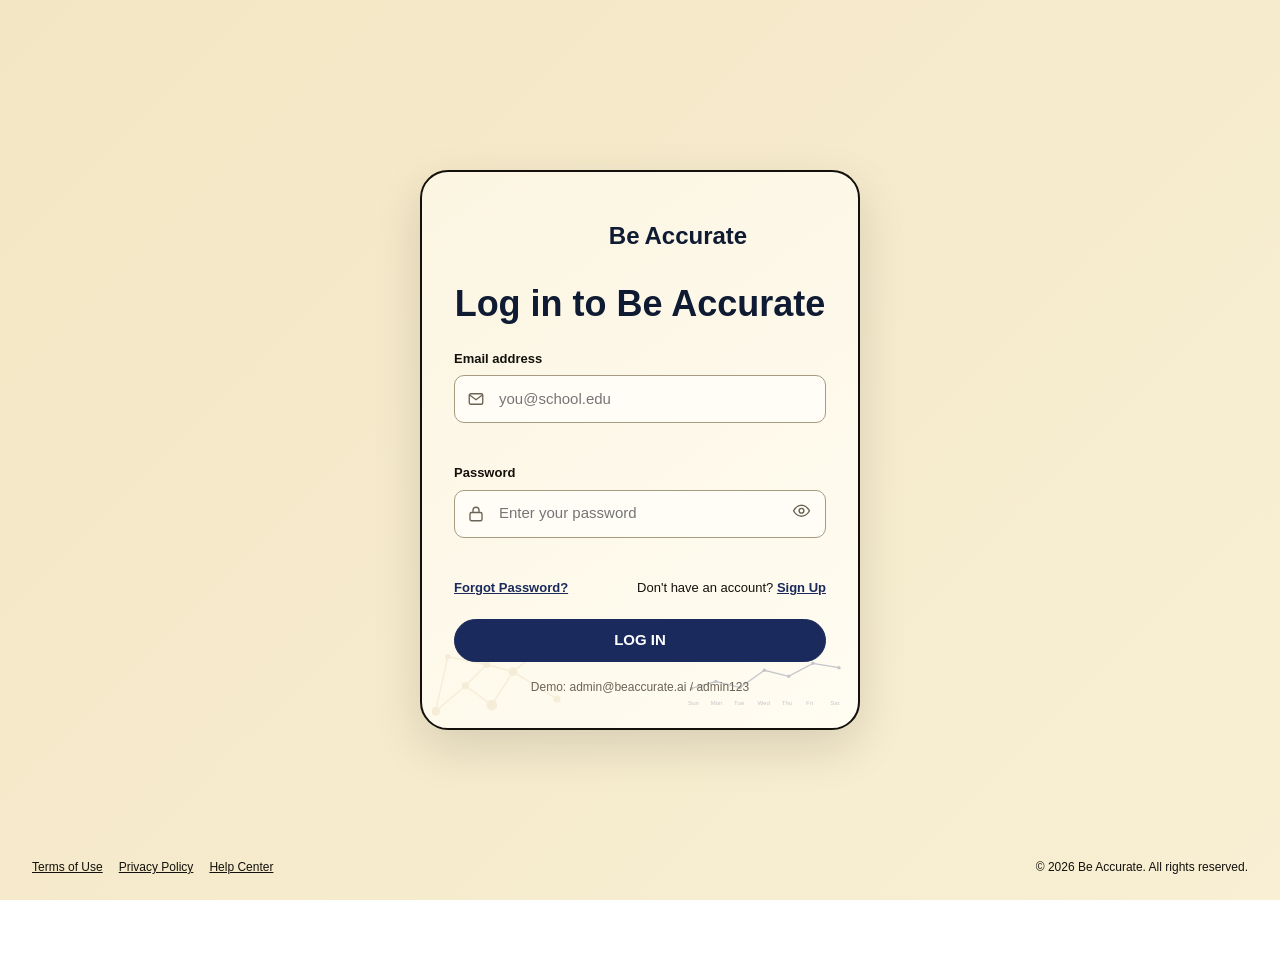
<file: frontend/index.html>
<!doctype html>
<html lang="en"><head><meta charset="utf-8"><meta http-equiv="refresh" content="0; url=pages/login.html"><meta name="viewport" content="width=device-width, initial-scale=1"><title>Be Accurate</title><link rel="icon" href="assets/images/favicon.png" type="image/png"></head><body><p>Opening <a href="pages/login.html">Be Accurate</a>...</p></body></html>
</file>
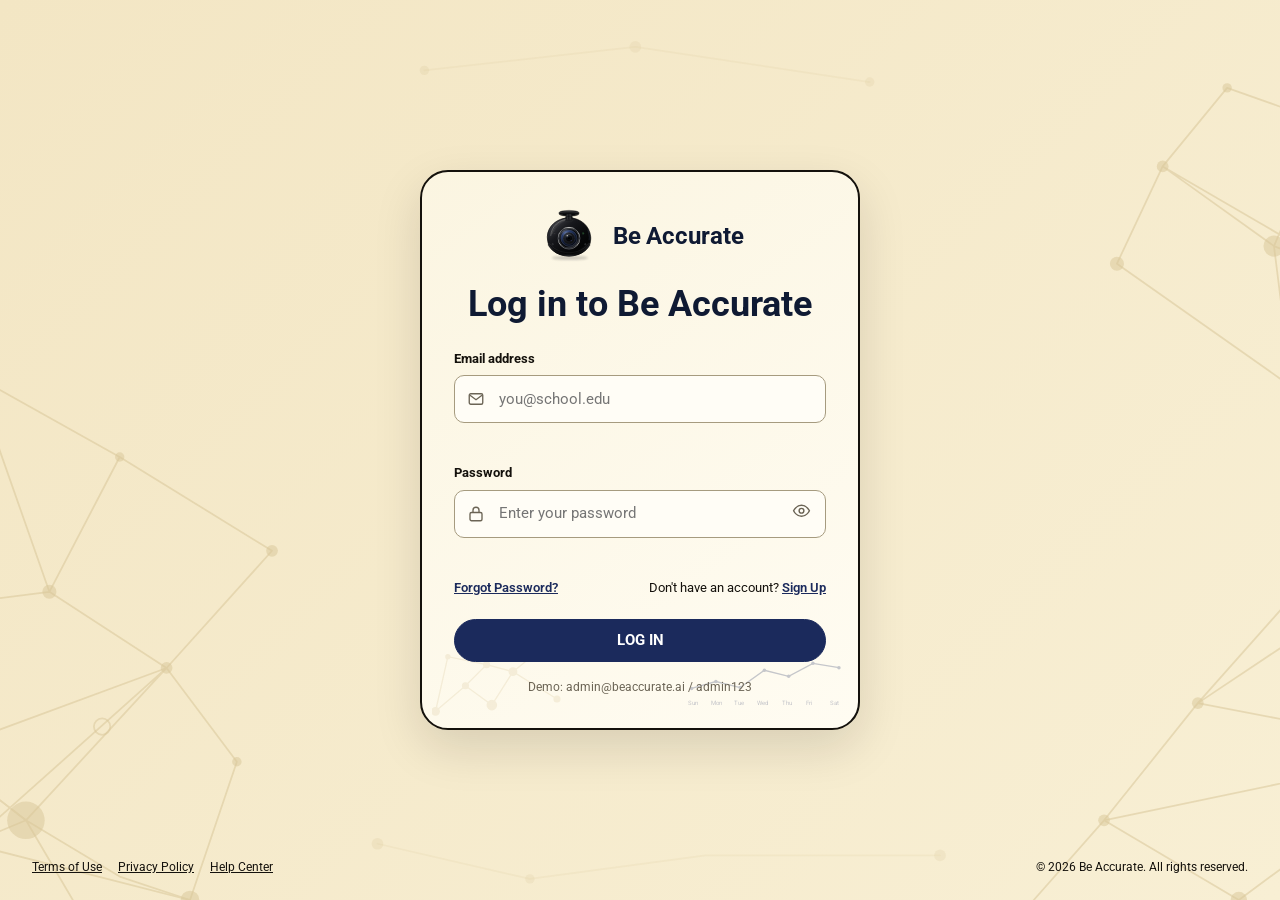
<file: frontend/pages/ai-attendance.html>
<!doctype html><html lang="en"><head><meta charset="utf-8"><meta name="viewport" content="width=device-width, initial-scale=1"><title>AI Attendance | Be Accurate</title><link rel="icon" href="../assets/images/favicon.png" type="image/png"><link rel="stylesheet" href="../css/main.css"><link rel="stylesheet" href="../css/responsive.css"><link rel="stylesheet" href="../css/pages/ai-attendance.css"><script src="../js/main.js" defer></script><script src="../js/components/sidebar.js" defer></script><script src="../js/components/navbar.js" defer></script><script src="../js/components/dropdown.js" defer></script><script src="../js/components/notifications.js" defer></script><script src="../js/components/sidebar-toggle.js" defer></script><script src="../js/pages/ai-attendance.js" defer></script></head><body data-page="ai-attendance"><div id="app-root"></div><div id="toast-region" class="toast-region" aria-live="polite"></div></body></html>
</file>
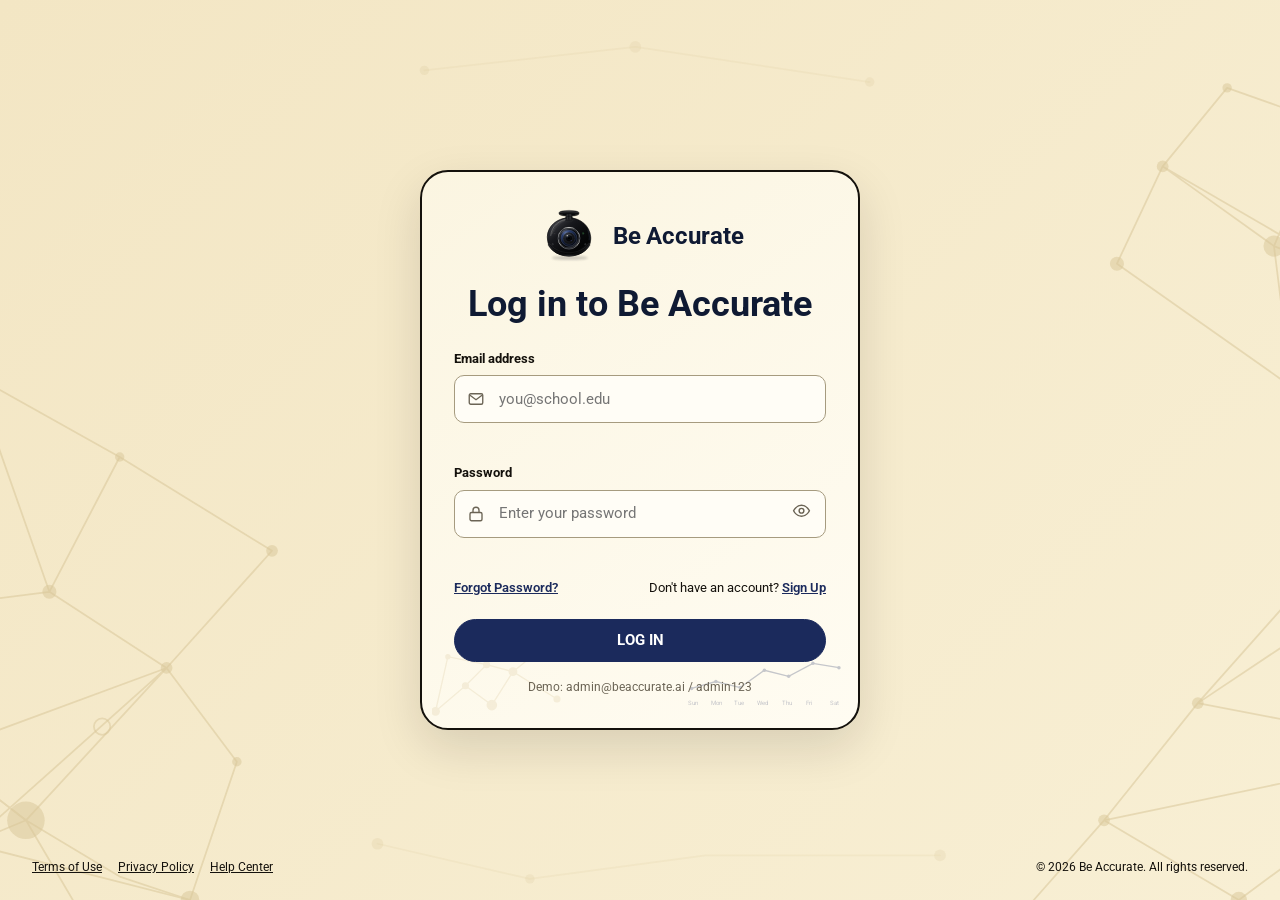
<file: frontend/pages/attendance-history.html>
<!doctype html><html lang="en"><head><meta charset="utf-8"><meta name="viewport" content="width=device-width, initial-scale=1"><title>Attendance history | Be Accurate</title><link rel="icon" href="../assets/images/favicon.png" type="image/png"><link rel="stylesheet" href="../css/main.css"><link rel="stylesheet" href="../css/responsive.css"><link rel="stylesheet" href="../css/pages/attendance-history.css"><script src="../js/main.js" defer></script><script src="../js/components/sidebar.js" defer></script><script src="../js/components/navbar.js" defer></script><script src="../js/components/dropdown.js" defer></script><script src="../js/components/notifications.js" defer></script><script src="../js/components/sidebar-toggle.js" defer></script><script src="../js/pages/attendance-history.js" defer></script></head><body data-page="attendance-history"><div id="app-root"></div><div id="toast-region" class="toast-region" aria-live="polite"></div></body></html>
</file>
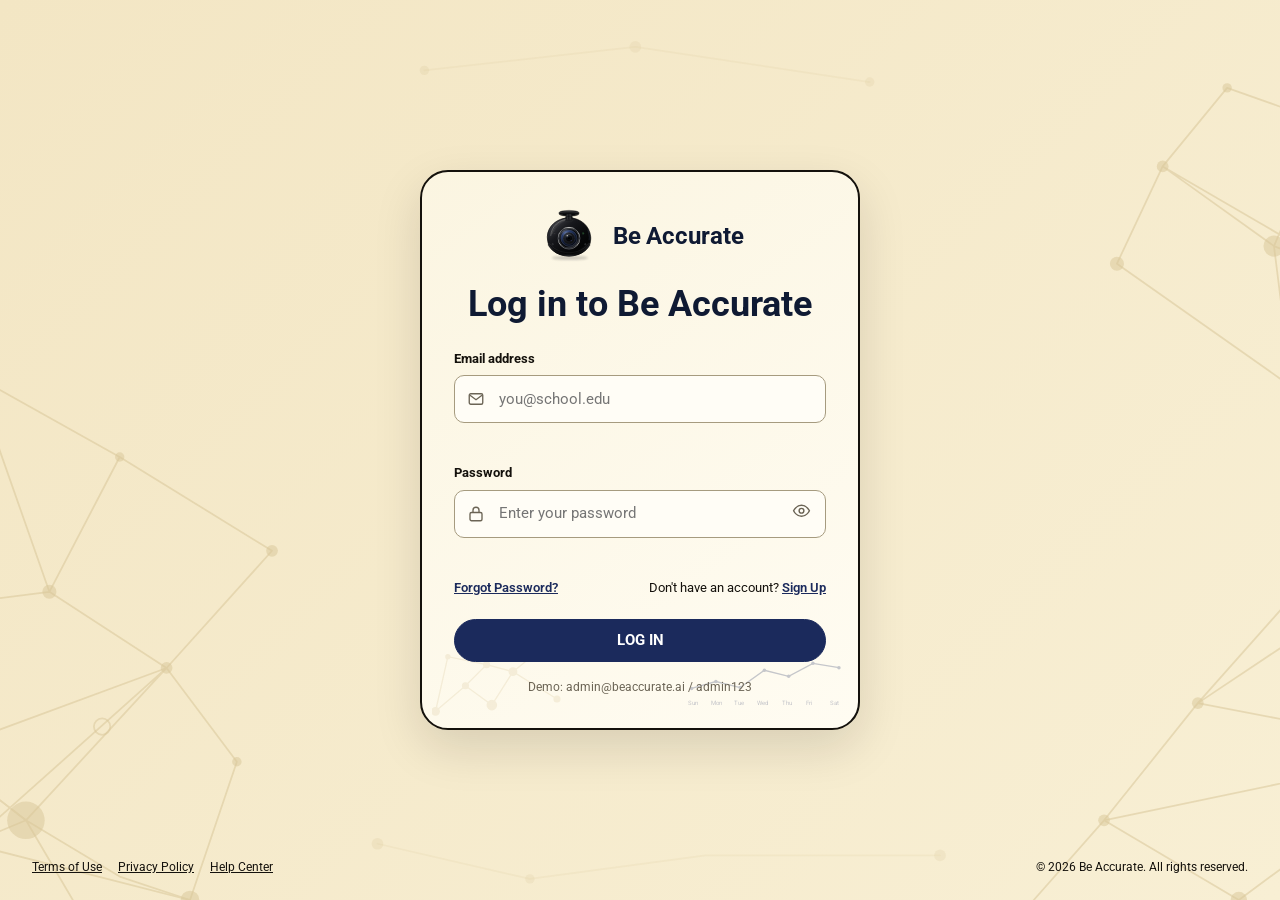
<file: frontend/pages/attendance.html>
<!doctype html><html lang="en"><head><meta charset="utf-8"><meta name="viewport" content="width=device-width, initial-scale=1"><title>Attendance | Be Accurate</title><link rel="icon" href="../assets/images/favicon.png" type="image/png"><link rel="stylesheet" href="../css/main.css"><link rel="stylesheet" href="../css/responsive.css"><link rel="stylesheet" href="../css/pages/attendance.css"><script src="../js/main.js" defer></script><script src="../js/components/sidebar.js" defer></script><script src="../js/components/navbar.js" defer></script><script src="../js/components/dropdown.js" defer></script><script src="../js/components/notifications.js" defer></script><script src="../js/components/sidebar-toggle.js" defer></script><script src="../js/pages/attendance.js" defer></script></head><body data-page="attendance"><div id="app-root"></div><div id="toast-region" class="toast-region" aria-live="polite"></div></body></html>
</file>
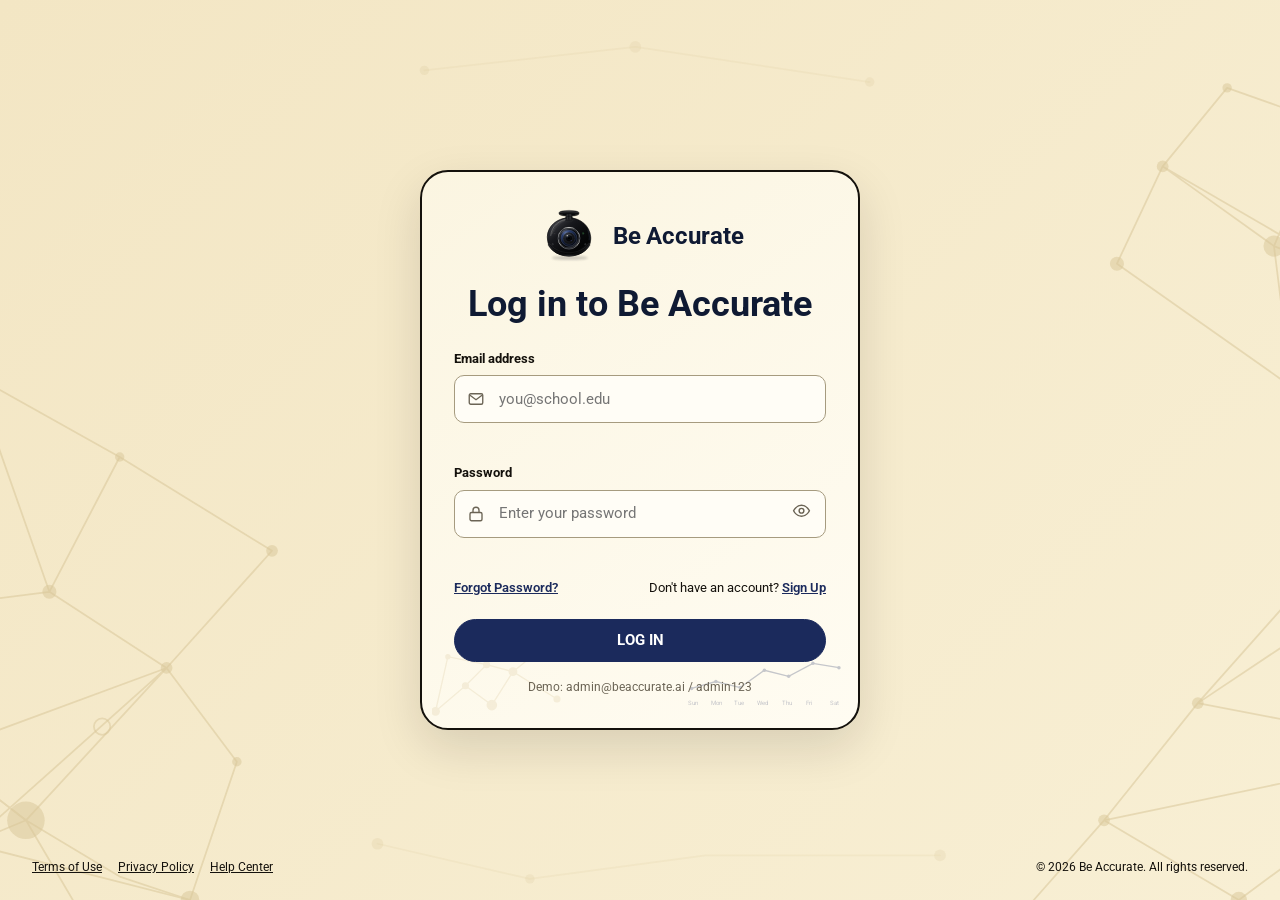
<file: frontend/pages/dashboard.html>
<!doctype html>
<html lang="en"><head><meta charset="utf-8"><meta name="viewport" content="width=device-width, initial-scale=1"><title>Dashboard | Be Accurate</title><link rel="icon" href="../assets/images/favicon.png" type="image/png"><link rel="stylesheet" href="../css/main.css"><link rel="stylesheet" href="../css/responsive.css"><link rel="stylesheet" href="../css/pages/dashboard.css"><script src="../js/main.js" defer></script><script src="../js/components/sidebar.js" defer></script><script src="../js/components/navbar.js" defer></script><script src="../js/components/dropdown.js" defer></script><script src="../js/components/notifications.js" defer></script><script src="../js/components/modal.js" defer></script><script src="../js/components/sidebar-toggle.js" defer></script><script src="../js/pages/dashboard.js" defer></script></head><body class="bg-network bg-network--soft" data-page="dashboard"><div id="app-root"></div><div id="toast-region" class="toast-region" aria-live="polite"></div></body></html>
</file>
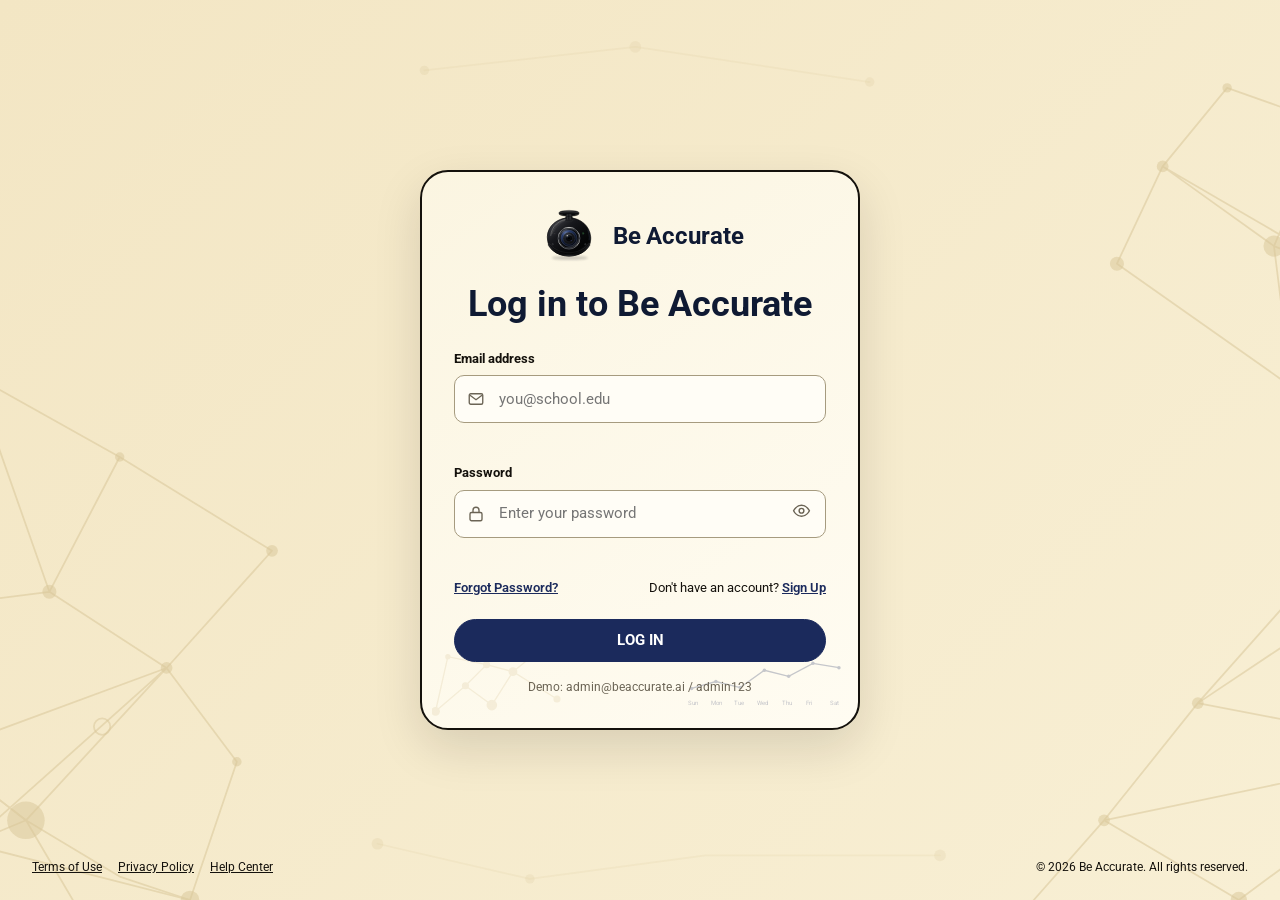
<file: frontend/pages/login.html>
<!doctype html>
<html lang="en">
<head>
  <meta charset="utf-8">
  <meta name="viewport" content="width=device-width, initial-scale=1">
  <meta name="theme-color" content="#F3E6C4">
  <title>Log in | Be Accurate</title>
  <link rel="icon" href="../assets/images/favicon.png" type="image/png">
  <link rel="stylesheet" href="../css/main.css">
  <link rel="stylesheet" href="../css/pages/login.css">
  <link rel="stylesheet" href="../css/responsive.css">
  <script src="../js/components/notifications.js" defer></script>
  <script src="../js/pages/login.js" defer></script>
</head>
<body class="login-page bg-network">
  <main class="login-wrap">
    <section class="login-card" aria-labelledby="login-title">
      <div class="brand login-brand"><span class="brand-logo login-brand-logo" aria-hidden="true"></span><span class="brand-wordmark"><span class="brand-be">Be</span><span class="brand-accurate">Accurate</span></span></div>
      <h1 id="login-title">Log in to Be Accurate</h1>
      <form id="login-form" novalidate>
        <div class="field">
          <label for="email">Email address</label>
          <div class="input-wrap"><svg width="18" height="18" viewBox="0 0 24 24" fill="none" stroke="currentColor" stroke-width="1.8"><rect x="3" y="5" width="18" height="14" rx="2"/><path d="m4 7 8 6 8-6"/></svg><input id="email" name="email" type="email" autocomplete="username" placeholder="you@school.edu" aria-describedby="email-error"></div>
          <span class="field-error" id="email-error"></span>
        </div>
        <div class="field">
          <label for="password">Password</label>
          <div class="input-wrap"><svg width="18" height="18" viewBox="0 0 24 24" fill="none" stroke="currentColor" stroke-width="1.8"><rect x="4" y="10" width="16" height="11" rx="2"/><path d="M8 10V7a4 4 0 0 1 8 0v3"/></svg><input id="password" name="password" type="password" autocomplete="current-password" placeholder="Enter your password" aria-describedby="password-error"><button class="password-toggle" id="password-toggle" type="button" aria-label="Show password"><svg width="19" height="19" viewBox="0 0 24 24" fill="none" stroke="currentColor" stroke-width="1.8"><path d="M2 12s3.5-7 10-7 10 7 10 7-3.5 7-10 7-10-7-10-7Z"/><circle cx="12" cy="12" r="3"/></svg></button></div>
          <span class="field-error" id="password-error"></span>
        </div>
        <div class="login-actions"><a href="#forgot" id="forgot-link">Forgot Password?</a><span>Don't have an account? <a href="#signup" id="signup-link">Sign Up</a></span></div>
        <button class="button button-primary button-pill button-full" type="submit">LOG IN</button>
      </form>
      <p class="demo-hint">Demo: admin@beaccurate.ai / admin123</p>
      <svg class="login-decoration login-node-decoration" viewBox="0 0 150 90" aria-hidden="true">
        <g fill="none" stroke="#D9C79A" stroke-width="1.5"><path d="M4 76 38 47 68 69 92 31 142 62M4 76 18 14 62 23 92 31M38 47 62 23 92 31 118 10"/></g>
        <g fill="#D9C79A"><circle cx="4" cy="76" r="5"/><circle cx="38" cy="47" r="4"/><circle cx="68" cy="69" r="6"/><circle cx="92" cy="31" r="5"/><circle cx="142" cy="62" r="4"/><circle cx="18" cy="14" r="3"/><circle cx="62" cy="23" r="4"/><circle cx="118" cy="10" r="3"/></g>
      </svg>
      <svg class="login-decoration login-chart-decoration" viewBox="0 0 190 90" aria-hidden="true">
        <polyline points="8,49 36,41 64,48 92,28 120,35 148,20 178,25" fill="none" stroke="#1B2A5C" stroke-width="1.5"/>
        <g fill="#1B2A5C"><circle cx="8" cy="49" r="2"/><circle cx="36" cy="41" r="2"/><circle cx="64" cy="48" r="2"/><circle cx="92" cy="28" r="2"/><circle cx="120" cy="35" r="2"/><circle cx="148" cy="20" r="2"/><circle cx="178" cy="25" r="2"/></g>
        <g fill="#1B2A5C" font-family="Roboto, sans-serif" font-size="7"><text x="4" y="68">Sun</text><text x="30" y="68">Mon</text><text x="57" y="68">Tue</text><text x="84" y="68">Wed</text><text x="112" y="68">Thu</text><text x="140" y="68">Fri</text><text x="168" y="68">Sat</text></g>
      </svg>
    </section>
    <footer class="login-footer"><nav aria-label="Legal"><a href="#terms">Terms of Use</a><a href="#privacy">Privacy Policy</a><a href="mailto:help@beaccurate.ai">Help Center</a></nav><span>© 2026 Be Accurate. All rights reserved.</span></footer>
  </main>
  <div id="toast-region" class="toast-region" aria-live="polite" aria-atomic="true"></div>
</body>
</html>
</file>
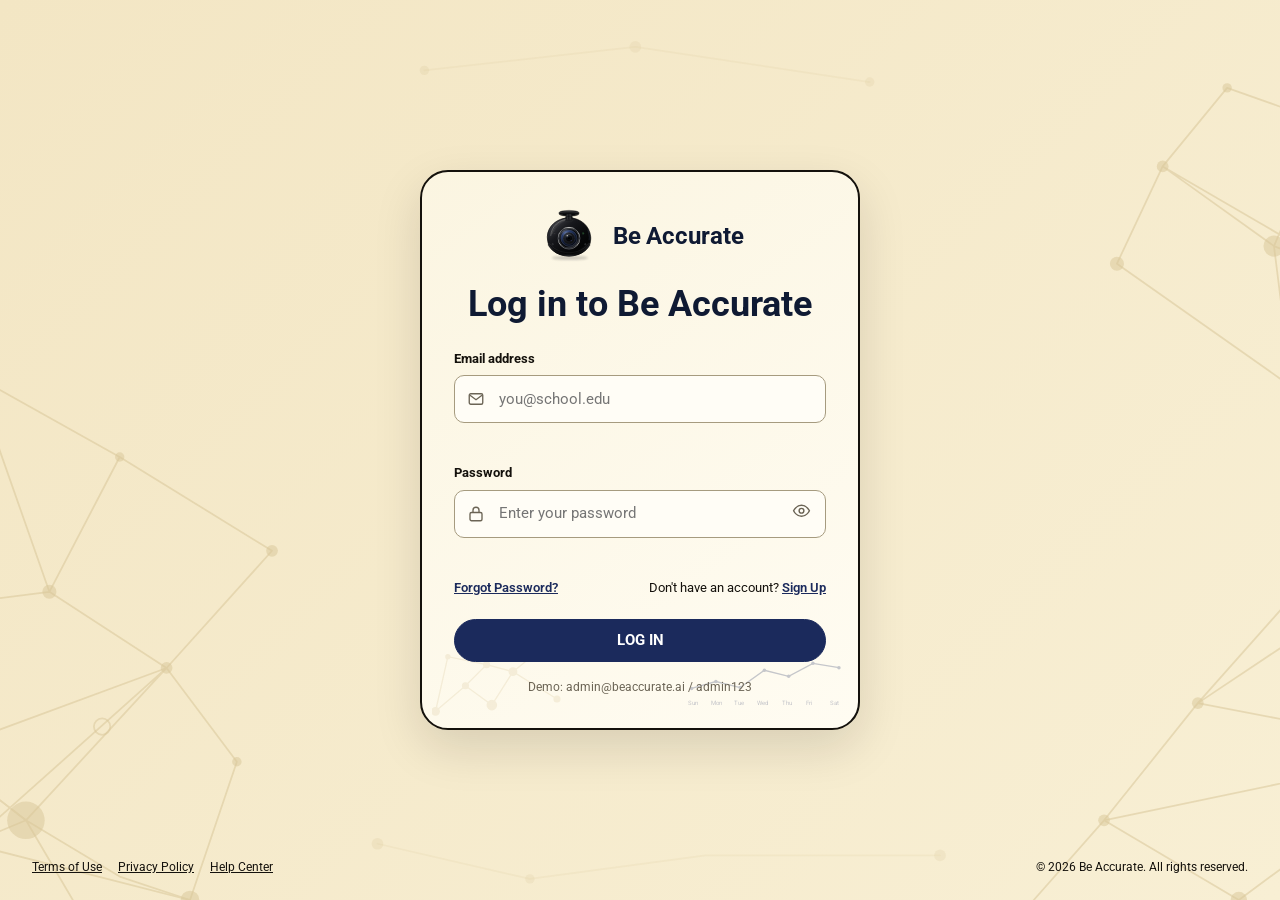
<file: frontend/pages/profile.html>
<!doctype html><html lang="en"><head><meta charset="utf-8"><meta name="viewport" content="width=device-width, initial-scale=1"><title>Profile | Be Accurate</title><link rel="icon" href="../assets/images/favicon.png" type="image/png"><link rel="stylesheet" href="../css/main.css"><link rel="stylesheet" href="../css/responsive.css"><link rel="stylesheet" href="../css/pages/profile.css"><script src="../js/main.js" defer></script><script src="../js/components/sidebar.js" defer></script><script src="../js/components/navbar.js" defer></script><script src="../js/components/dropdown.js" defer></script><script src="../js/components/notifications.js" defer></script><script src="../js/components/sidebar-toggle.js" defer></script><script src="../js/pages/profile.js" defer></script></head><body data-page="profile"><div id="app-root"></div><div id="toast-region" class="toast-region" aria-live="polite"></div></body></html>
</file>
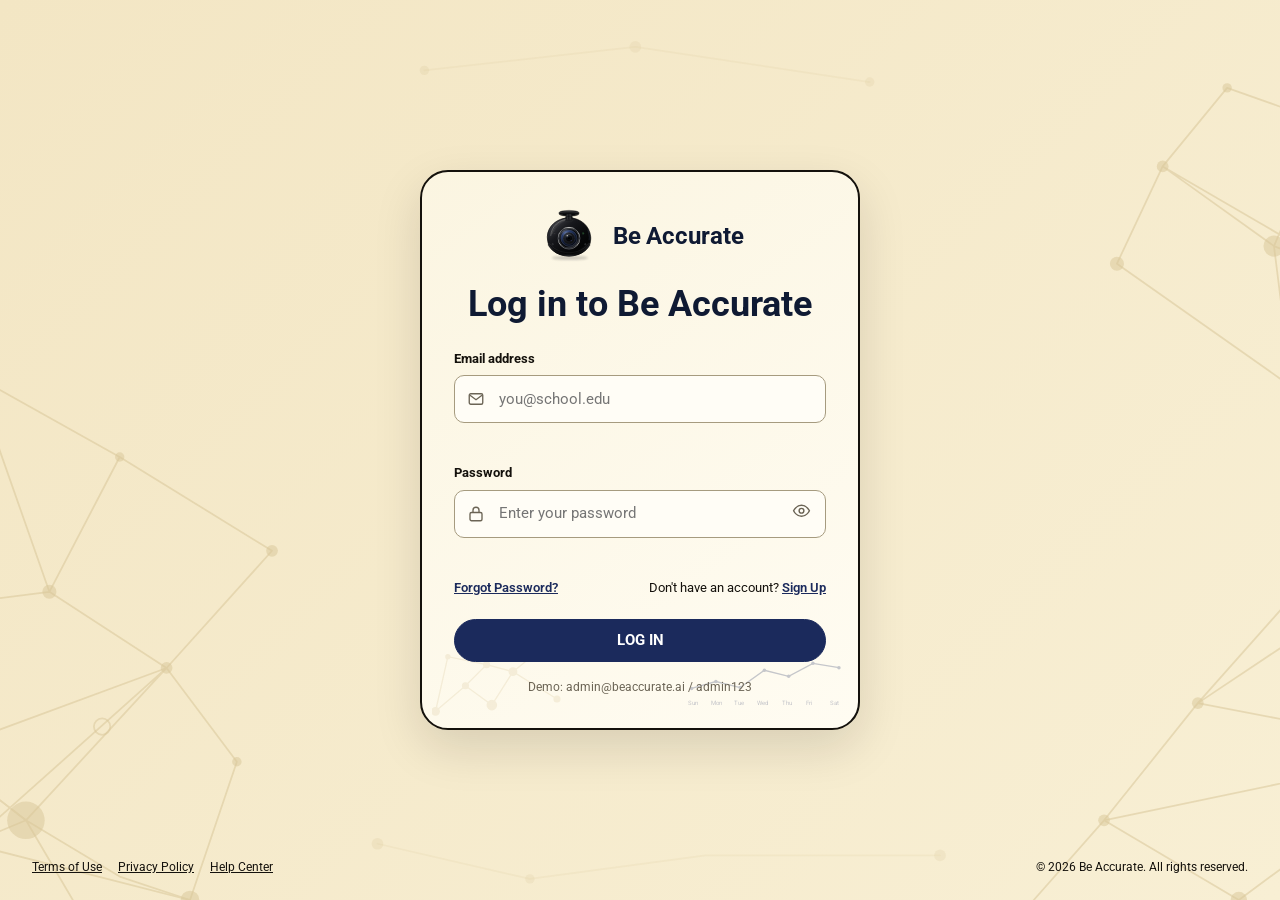
<file: frontend/pages/student-details.html>
<!doctype html><html lang="en"><head><meta charset="utf-8"><meta name="viewport" content="width=device-width, initial-scale=1"><title>Student details | Be Accurate</title><link rel="icon" href="../assets/images/favicon.png" type="image/png"><link rel="stylesheet" href="../css/main.css"><link rel="stylesheet" href="../css/responsive.css"><link rel="stylesheet" href="../css/pages/student-details.css"><script src="../js/main.js" defer></script><script src="../js/components/sidebar.js" defer></script><script src="../js/components/navbar.js" defer></script><script src="../js/components/dropdown.js" defer></script><script src="../js/components/notifications.js" defer></script><script src="../js/components/sidebar-toggle.js" defer></script><script src="../js/pages/student-details.js" defer></script></head><body data-page="student-details"><div id="app-root"></div><div id="toast-region" class="toast-region" aria-live="polite"></div></body></html>
</file>
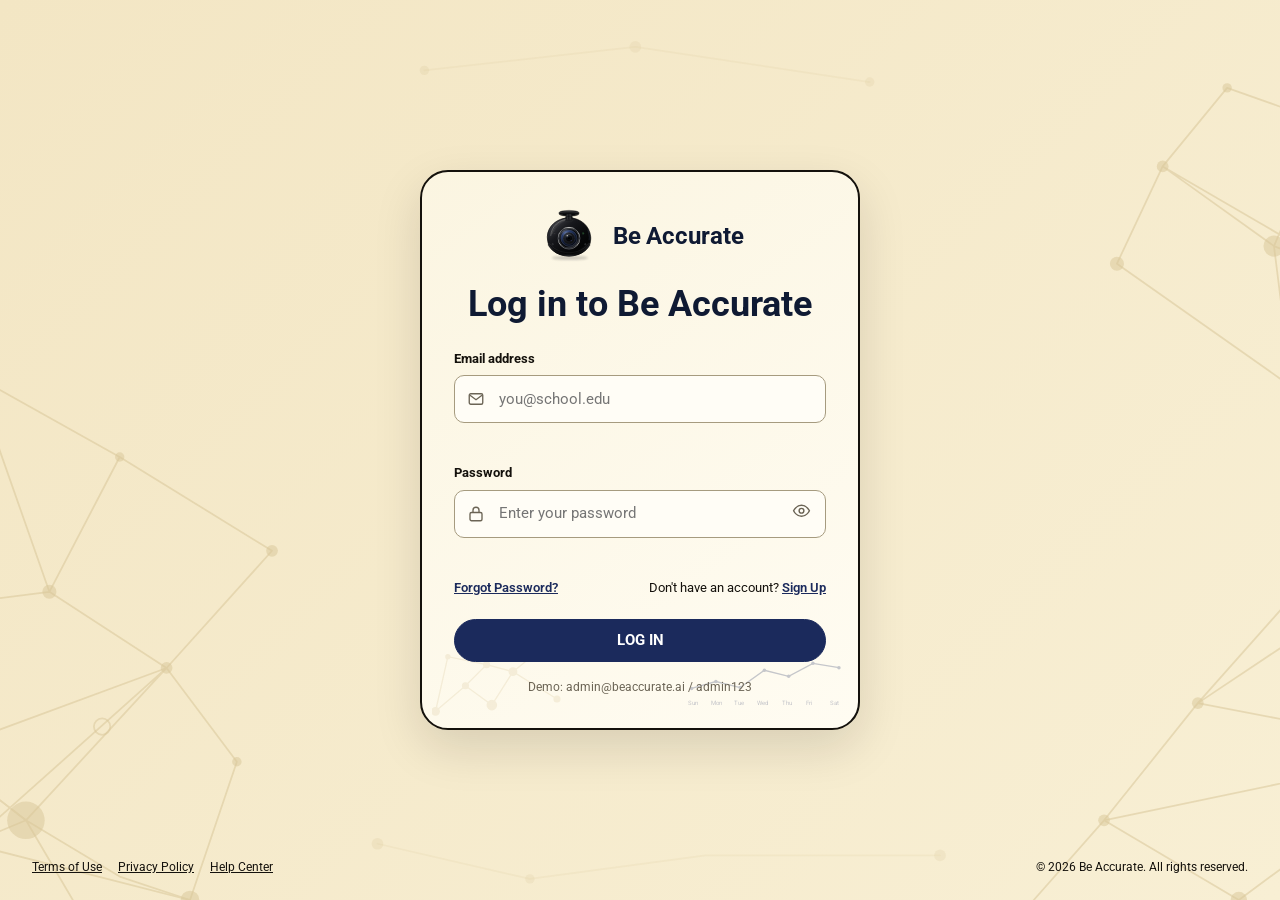
<file: frontend/pages/students.html>
<!doctype html><html lang="en"><head><meta charset="utf-8"><meta name="viewport" content="width=device-width, initial-scale=1"><title>Students | Be Accurate</title><link rel="icon" href="../assets/images/favicon.png" type="image/png"><link rel="stylesheet" href="../css/main.css"><link rel="stylesheet" href="../css/responsive.css"><link rel="stylesheet" href="../css/pages/students.css"><script src="../js/main.js" defer></script><script src="../js/components/sidebar.js" defer></script><script src="../js/components/navbar.js" defer></script><script src="../js/components/dropdown.js" defer></script><script src="../js/components/notifications.js" defer></script><script src="../js/components/modal.js" defer></script><script src="../js/components/sidebar-toggle.js" defer></script><script src="../js/pages/students.js" defer></script></head><body data-page="students"><div id="app-root"></div><div id="toast-region" class="toast-region" aria-live="polite"></div></body></html>
</file>
<file: frontend/css/main.css>
@import url('https://fonts.googleapis.com/css2?family=Roboto:wght@400;500;600;700&display=swap');
@import url('./variables.css');
@import url('./components/sidebar.css');
@import url('./components/navbar.css');
@import url('./components/buttons.css');
@import url('./components/cards.css');
@import url('./components/tables.css');
@import url('./components/forms.css');
@import url('./components/modal.css');
@import url('./components/notifications.css');
* { box-sizing: border-box; }
body { margin: 0; min-height: 100vh; background: var(--bg); color: var(--ink); font: 400 15px/1.5 var(--font); }
.bg-network { position: relative; isolation: isolate; min-height: 100vh; background: linear-gradient(135deg, #F3E6C4, #F8EFD4); background-attachment: fixed; }
.bg-network::before { position: fixed; z-index: -1; inset: 0; background: url('../assets/images/network-bg.svg') center / cover no-repeat; content: ""; opacity: 1; pointer-events: none; }
.bg-network--soft::before { position: fixed; z-index: -1; inset: 0; background: url('../assets/images/network-bg.svg') center / cover no-repeat; content: ""; opacity: .3; pointer-events: none; }
@media (max-width: 600px) { .bg-network:not(.bg-network--soft)::before { opacity: .7; background-position: center; } }
button, input, select, textarea { font: inherit; }
button, a { -webkit-tap-highlight-color: transparent; }
a { color: var(--primary); }
:focus-visible { outline: 3px solid var(--warning); outline-offset: 3px; }
.app { min-height: 100vh; }
.workspace { min-width: 0; margin-left: 252px; }
.page-content { max-width: 1500px; margin: auto; padding: 28px 32px 48px; }
.page-heading { display: flex; align-items: flex-start; justify-content: space-between; gap: 16px; margin-bottom: 24px; }
.page-heading h1 { margin: 0; font-size: 28px; line-height: 1.2; }
.page-heading p { margin: 6px 0 0; color: var(--muted); }
.grid { display: grid; gap: 20px; }
.grid-2 { grid-template-columns: repeat(2, minmax(0, 1fr)); }
.grid-3 { grid-template-columns: repeat(3, minmax(0, 1fr)); }
.grid-4 { grid-template-columns: repeat(4, minmax(0, 1fr)); }
.stack { display: grid; gap: 16px; }
.row { display: flex; align-items: center; gap: 12px; flex-wrap: wrap; }
.muted { color: var(--muted); }
.empty-state { padding: 36px 16px; color: var(--muted); text-align: center; }
.status { display: inline-flex; align-items: center; gap: 6px; border-radius: 99px; padding: 4px 10px; font-size: 12px; font-weight: 700; background: rgba(62,155,79,.12); color: #277036; }
.status.warning { background: rgba(217,162,27,.16); color: #765400; }
.status.danger { background: rgba(201,64,64,.12); color: #9d2929; }
.avatar { width: 40px; height: 40px; border: 1px solid var(--ink); border-radius: 50%; display: inline-grid; place-items: center; background: #e5d6ad; color: var(--ink); font-weight: 700; overflow: hidden; }
.avatar img { width: 100%; height: 100%; object-fit: cover; }
.progress { height: 8px; overflow: hidden; background: rgba(20,17,12,.12); border-radius: 99px; }
.progress > span { display: block; height: 100%; border-radius: inherit; background: var(--warning); }
.hidden { display: none !important; }
@media (prefers-reduced-motion: no-preference) { .page-content { animation: arrive .3s ease-out both; } @keyframes arrive { from { opacity: 0; transform: translateY(6px); } to { opacity: 1; transform: translateY(0); } } }
</file>
<file: frontend/css/responsive.css>
@import url('./variables.css');
@media (max-width: 1050px) { .workspace { margin-left: 220px; } .grid-4 { grid-template-columns: repeat(2, minmax(0, 1fr)); } }
@media (max-width: 760px) { .workspace { margin-left: 0; } .page-content { padding: 22px 16px 36px; } .grid-2, .grid-3, .grid-4 { grid-template-columns: 1fr; } .page-heading { align-items: stretch; flex-direction: column; } }
</file>
<file: frontend/css/pages/ai-attendance.css>
.camera-frame { min-height: 290px; display: grid; place-items: center; overflow: hidden; border: var(--border); border-radius: 12px; background: #211e18; color: #f8f1de; }
.camera-frame video { display: block; width: 100%; max-height: 420px; object-fit: cover; }
.camera-frame .camera-message { padding: 24px; text-align: center; }
.camera-frame .camera-message svg { display: block; margin: 0 auto 12px; }
.demo-label { display: inline-flex; padding: 5px 9px; border-radius: 99px; background: #f5e1a8; color: #5a4100; font-size: 12px; font-weight: 700; }
</file>
<file: frontend/css/pages/attendance-history.css>
.history-toolbar { align-items: end; }
</file>
<file: frontend/css/pages/attendance.css>
.attendance-row { display: grid; grid-template-columns: 1.7fr 1fr 1fr; align-items: center; gap: 14px; padding: 12px 0; border-bottom: 1px solid rgba(20,17,12,.14); }
.attendance-row:last-child { border-bottom: 0; }
.attendance-choice { display: flex; align-items: center; gap: 8px; }
</file>
<file: frontend/css/pages/dashboard.css>
.dashboard-grid { display: grid; grid-template-columns: repeat(12,minmax(0,1fr)); gap: 20px; }
.dashboard-grid > .card { grid-column: span 4; }
.dashboard-grid > .status-card { grid-column: span 8; }
.dashboard-grid > .forecast-card, .dashboard-grid > .overview-card { grid-column: span 6; }
.stat-columns { display: grid; grid-template-columns: repeat(4,1fr); gap: 14px; }
.stat-columns .metric strong { font-size: 26px; }
.chart-box { height: 220px; position: relative; }
.chart-box svg { display: block; width: 100%; height: 100%; overflow: visible; }
.forecast-head { display: flex; align-items: flex-start; justify-content: space-between; gap: 12px; }
.forecast-badge { display: inline-block; padding: 6px 10px; border-radius: 99px; background: rgba(62,155,79,.22); color: #c7edcd; font-size: 12px; font-weight: 700; white-space: nowrap; }
@media(max-width:1050px) { .dashboard-grid > .card, .dashboard-grid > .status-card, .dashboard-grid > .forecast-card, .dashboard-grid > .overview-card { grid-column: span 6; } .stat-columns { grid-template-columns: repeat(2,1fr); } }
@media(max-width:760px) { .dashboard-grid > .card, .dashboard-grid > .status-card, .dashboard-grid > .forecast-card, .dashboard-grid > .overview-card { grid-column: 1/-1; } }
/* Today's Status KPI card */
.status-card {
  display: flex;
  flex-direction: column;
  height: 100%;
  padding: 24px;
  border: 2px solid var(--ink);
  border-radius: 16px;
  background: linear-gradient(140deg, var(--surface), #fffdf5);
  box-shadow: var(--shadow);
}
.status-header { display: flex; align-items: flex-start; justify-content: space-between; gap: 16px; }
.status-header h2 { margin: 0; font-size: 20px; font-weight: 700; }
.status-header p { margin: 4px 0 0; color: var(--muted); font-size: 12px; }
.live-badge { display: inline-flex; align-items: center; gap: 8px; padding: 6px 10px; border: 1px solid rgba(62,155,79,.2); border-radius: 99px; background: rgba(62,155,79,.08); color: var(--success); font-size: 12px; font-weight: 700; }
.live-dot { width: 8px; height: 8px; border-radius: 50%; background: var(--success); animation: live-pulse 1.8s ease-out infinite; }
.status-main { flex: 1; display: grid; grid-template-columns: minmax(180px,.8fr) minmax(0,1.2fr); align-items: center; gap: 32px; padding: 24px 0; }
.status-ring-wrap { display: grid; justify-items: center; gap: 8px; }
.status-ring { position: relative; width: 160px; height: 160px; }
.status-ring svg { display: block; width: 100%; height: 100%; transform: rotate(-90deg); }
.status-ring circle { fill: none; stroke-width: 12; }
.ring-track { stroke: rgba(20,17,12,.12); }
.ring-progress { stroke: var(--success); stroke-linecap: round; transition: stroke-dashoffset 1.2s ease-out; }
.ring-copy { position: absolute; inset: 0; display: grid; align-content: center; justify-items: center; }
.ring-copy strong { color: var(--ink); font-size: 40px; font-weight: 800; line-height: 1; }
.ring-copy span { margin-top: 8px; color: var(--muted); font-size: 13px; }
.ring-caption { color: var(--muted); font-size: 12px; font-weight: 700; }
.status-tiles { display: grid; grid-template-columns: repeat(2,minmax(0,1fr)); gap: 16px; }
.status-tile { display: flex; min-width: 0; min-height: 124px; flex-direction: column; justify-content: center; gap: 8px; padding: 16px; border-left: 4px solid var(--tile-accent); border-radius: 8px; background: var(--tile-tint); transition: transform .2s ease, box-shadow .2s ease; }
.status-tile:hover { transform: translateY(-4px); box-shadow: 0 10px 22px rgba(20,17,12,.12); }
.status-tile.present { --tile-accent: var(--success); --tile-tint: rgba(62,155,79,.09); }
.status-tile.late { --tile-accent: var(--warning); --tile-tint: rgba(217,162,27,.12); }
.status-tile.absent { --tile-accent: var(--danger); --tile-tint: rgba(201,64,64,.09); }
.status-tile.on-leave { --tile-accent: var(--primary); --tile-tint: rgba(27,42,92,.08); }
.tile-top { display: flex; align-items: center; justify-content: space-between; gap: 8px; }
.tile-top strong { color: var(--ink); font-size: 28px; font-weight: 700; line-height: 1; }
.tile-icon { display: grid; width: 32px; height: 32px; flex: none; place-items: center; border-radius: 50%; background: rgba(255,255,255,.7); color: var(--tile-accent); }
.tile-icon svg { width: 18px; height: 18px; fill: none; stroke: currentColor; stroke-linecap: round; stroke-linejoin: round; stroke-width: 2; }
.tile-label { color: var(--muted); font-size: 13px; }
.tile-trend { font-size: 11px; }
.tile-trend.positive { color: var(--success); }
.tile-trend.positive::before { content: "\25b2 "; }
.tile-trend.positive-down::before { content: "\25bc "; }
.tile-trend.negative { color: var(--danger); }
.tile-trend.negative::before { content: "\25b2 "; }
.tile-trend.neutral { color: var(--muted); }
.tile-trend.neutral::before { content: "\2022 "; }
.status-footer { display: flex; align-items: center; justify-content: space-between; gap: 16px; padding-top: 16px; border-top: 1px solid rgba(20,17,12,.16); }
.status-facts { display: flex; align-items: center; gap: 16px; flex-wrap: wrap; }
.status-fact { display: inline-flex; align-items: center; gap: 6px; color: var(--muted); font-size: 12px; white-space: nowrap; }
.status-fact svg { width: 16px; height: 16px; fill: none; stroke: var(--ink); stroke-linecap: round; stroke-linejoin: round; stroke-width: 1.8; }
.status-sparkline { width: 112px; height: 32px; flex: none; overflow: visible; }
.status-sparkline polyline { fill: none; stroke: var(--ink); stroke-linecap: round; stroke-linejoin: round; stroke-width: 2; }
.status-sparkline circle { fill: var(--ink); }
@keyframes live-pulse { 0% { box-shadow: 0 0 0 0 rgba(62,155,79,.35); } 70%,100% { box-shadow: 0 0 0 7px rgba(62,155,79,0); } }
@media(max-width:900px) {
  .status-main { grid-template-columns: 1fr; gap: 24px; }
  .status-footer { align-items: flex-start; }
}
@media(max-width:600px) {
  .status-card { padding: 20px; }
  .status-main { gap: 16px; padding: 16px 0; }
  .status-ring { width: 130px; height: 130px; }
  .ring-copy strong { font-size: 32px; }
  .status-tiles { gap: 8px; }
  .status-tile { min-height: 112px; padding: 12px; }
  .tile-top strong { font-size: 24px; }
  .status-footer { flex-direction: column; }
  .status-facts { gap: 8px 12px; }
  .status-sparkline { align-self: flex-end; }
}
@media(prefers-reduced-motion:reduce) {
  .live-dot, .ring-progress, .status-tile { animation: none; transition: none; }
}
</file>
<file: frontend/css/pages/login.css>
@import url('../variables.css');
body.login-page { min-height: 100vh; display: grid; place-items: center; padding: 24px; overflow-x: hidden; }
.login-wrap { width: min(100%, 440px); position: relative; z-index: 1; }
.login-card { position: relative; isolation: isolate; overflow: hidden; padding: 32px; border: 2px solid var(--ink); border-radius: 28px; background: linear-gradient(145deg, var(--surface), #FFFCF2); box-shadow: 0 18px 48px rgba(20,17,12,.13); }
.login-card > :not(.login-decoration) { position: relative; z-index: 1; }
.login-decoration { position: absolute; z-index: 0; opacity: .25; pointer-events: none; }
.login-node-decoration { left: 10px; bottom: 4px; width: 132px; height: 80px; }
.login-chart-decoration { right: 8px; bottom: 4px; width: 166px; height: 78px; }
.login-brand { justify-content: center; gap: 12px; font-size: 24px; }
.login-brand-logo { width: 64px; height: 64px; flex-basis: 64px; }
.login-card h1 { margin: 16px 0 24px; color: #0F1A33; text-align: center; font-size: 36px; font-weight: 700; line-height: 1.12; }
.field { display: grid; gap: 7px; margin-bottom: 16px; }
.field label { font-size: 13px; font-weight: 700; }
.input-wrap { position: relative; }
.input-wrap > svg { position: absolute; left: 13px; top: 50%; transform: translateY(-50%); color: var(--muted); pointer-events: none; }
.input-wrap input { width: 100%; min-height: 48px; padding: 10px 44px; border: 1.5px solid #a69b7f; border-radius: 10px; background: #fffdf6; color: var(--ink); }
.password-toggle { position: absolute; right: 8px; top: 50%; transform: translateY(-50%); border: 0; background: none; cursor: pointer; color: var(--muted); padding: 7px; }
.field-error { min-height: 17px; color: var(--danger); font-size: 12px; }
.login-actions { display: flex; justify-content: space-between; gap: 12px; margin: 14px 0 22px; font-size: 13px; }
.login-actions a, .signup { color: var(--primary); font-weight: 600; }
.login-footer { position: fixed; z-index: 1; right: 32px; bottom: 24px; left: 32px; display: flex; align-items: center; justify-content: space-between; gap: 20px; color: var(--ink); font-size: 12px; }
.login-footer nav { display: flex; justify-content: flex-start; flex-wrap: wrap; gap: 16px; }
.login-footer a { color: inherit; }
.demo-hint { margin: 16px 0 0; text-align: center; color: var(--muted); font-size: 12px; }
@media (max-width: 600px) {
	body.login-page { place-items: start center; padding: 28px 16px 112px; }
	.login-card { padding: 26px 20px; }
	.login-brand-logo { width: 48px; height: 48px; flex-basis: 48px; }
	.login-brand { gap: 10px; font-size: 20px; }
	.login-card h1 { margin: 18px 0 22px; font-size: 29px; }
	.login-actions { flex-wrap: wrap; }
	.login-footer { right: 16px; bottom: 12px; left: 16px; flex-direction: column; gap: 6px; text-align: center; }
	.login-footer nav { justify-content: center; gap: 10px; }
}
@media (max-height: 700px) and (min-width: 601px) {
	body.login-page { place-items: start center; padding-top: 20px; }
	.login-card { padding: 20px 28px; }
	.login-card h1 { margin: 10px 0 16px; }
	.field { margin-bottom: 8px; }
	.field-error:empty { min-height: 0; }
	.input-wrap input { min-height: 44px; }
	.login-actions { margin: 8px 0 14px; }
	.demo-hint { margin-top: 10px; }
	.login-footer { bottom: 12px; }
}
</file>
<file: frontend/css/pages/profile.css>
.profile-layout { display: grid; grid-template-columns: minmax(0,1.3fr) minmax(260px,.7fr); gap: 20px; }
.profile-identity { display: flex; align-items: center; gap: 16px; margin-bottom: 24px; }
.profile-identity .avatar { width: 64px; height: 64px; font-size: 20px; }
@media(max-width:760px) { .profile-layout { grid-template-columns: 1fr; } }
</file>
<file: frontend/css/pages/student-details.css>
.student-profile { display: flex; align-items: center; gap: 20px; }
.student-profile .avatar { width: 76px; height: 76px; font-size: 23px; }
.attendance-ring { width: 112px; height: 112px; display: grid; place-items: center; border-radius: 50%; background: conic-gradient(var(--success) 0 94%, #e8dfc7 94%); }
.attendance-ring span { width: 82px; height: 82px; display: grid; place-items: center; border-radius: 50%; background: var(--surface); font-size: 21px; font-weight: 700; }
</file>
<file: frontend/css/pages/students.css>
.students-tools { justify-content: space-between; }
.students-tools .toolbar-fields { display: flex; gap: 10px; flex-wrap: wrap; }
.pagination { display: flex; align-items: center; justify-content: space-between; padding-top: 14px; color: var(--muted); font-size: 13px; }
</file>
